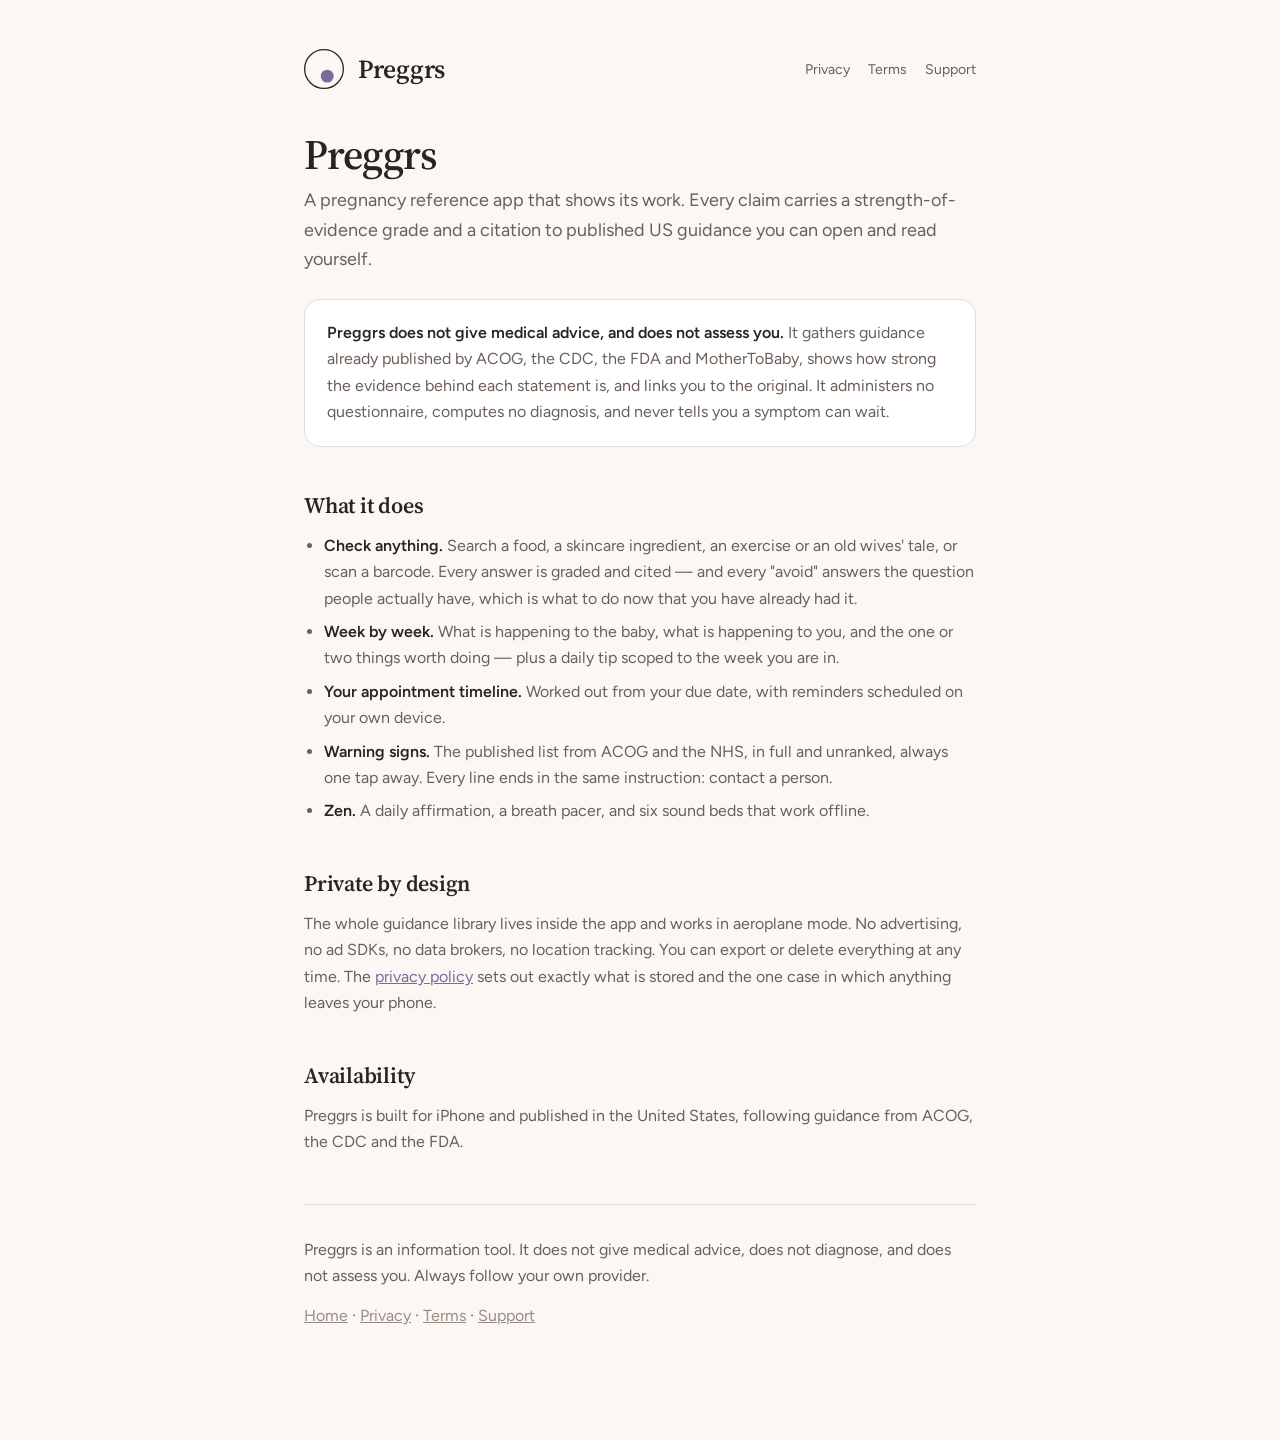
<file: index.html>
<!doctype html>
<html lang="en">
<head>
<meta charset="utf-8">
<meta name="viewport" content="width=device-width, initial-scale=1">
<title>Preggrs — Preggrs</title>
<meta name="description" content="Preggrs is an evidence-first pregnancy reference app. Every claim carries a strength-of-evidence grade and a citation to published US guidance.">
<link rel="preconnect" href="https://fonts.googleapis.com">
<link rel="preconnect" href="https://fonts.gstatic.com" crossorigin>
<link rel="stylesheet" href="https://fonts.googleapis.com/css2?family=Source+Serif+4:opsz,wght@8..60,400;8..60,600&family=Figtree:wght@400;600;700&display=swap">
<link rel="stylesheet" href="style.css">
</head>
<body>
<div class="wrap">
<header>
  <svg viewBox="0 0 62 62" role="img" aria-label="Preggrs">
    <circle cx="31" cy="31" r="30" fill="none" stroke="currentColor" stroke-width="2"/>
    <circle cx="36" cy="42" r="10" fill="var(--accent)"/>
  </svg>
  <a class="name" href="index.html">Preggrs</a>
  <nav>
    <a href="privacy.html">Privacy</a>
    <a href="terms.html">Terms</a>
    <a href="support.html">Support</a>
  </nav>
</header>

<h1>Preggrs</h1>
<p class="lede">A pregnancy reference app that shows its work. Every claim carries a
strength-of-evidence grade and a citation to published US guidance you can open and read
yourself.</p>

<div class="callout">
  <p><strong>Preggrs does not give medical advice, and does not assess you.</strong>
  It gathers guidance already published by ACOG, the CDC, the FDA and MotherToBaby, shows how
  strong the evidence behind each statement is, and links you to the original. It administers no
  questionnaire, computes no diagnosis, and never tells you a symptom can wait.</p>
</div>

<h2>What it does</h2>
<ul>
  <li><strong>Check anything.</strong> Search a food, a skincare ingredient, an exercise or an old
  wives' tale, or scan a barcode. Every answer is graded and cited — and every "avoid" answers the
  question people actually have, which is what to do now that you have already had it.</li>
  <li><strong>Week by week.</strong> What is happening to the baby, what is happening to you, and
  the one or two things worth doing — plus a daily tip scoped to the week you are in.</li>
  <li><strong>Your appointment timeline.</strong> Worked out from your due date, with reminders
  scheduled on your own device.</li>
  <li><strong>Warning signs.</strong> The published list from ACOG and the NHS, in full and
  unranked, always one tap away. Every line ends in the same instruction: contact a person.</li>
  <li><strong>Zen.</strong> A daily affirmation, a breath pacer, and six sound beds that work
  offline.</li>
</ul>

<h2>Private by design</h2>
<p>The whole guidance library lives inside the app and works in aeroplane mode. No advertising,
no ad SDKs, no data brokers, no location tracking. You can export or delete everything at any
time. The <a href="privacy.html">privacy policy</a> sets out exactly what is stored and the one
case in which anything leaves your phone.</p>

<h2>Availability</h2>
<p>Preggrs is built for iPhone and published in the United States, following guidance from ACOG,
the CDC and the FDA.</p>

<hr>
<footer>
  <p>Preggrs is an information tool. It does not give medical advice, does not diagnose, and does not assess you. Always follow your own provider.</p>
  <p><a href="index.html">Home</a> · <a href="privacy.html">Privacy</a> · <a href="terms.html">Terms</a> · <a href="support.html">Support</a></p>
</footer>
</div>
</body>
</html>
</file>
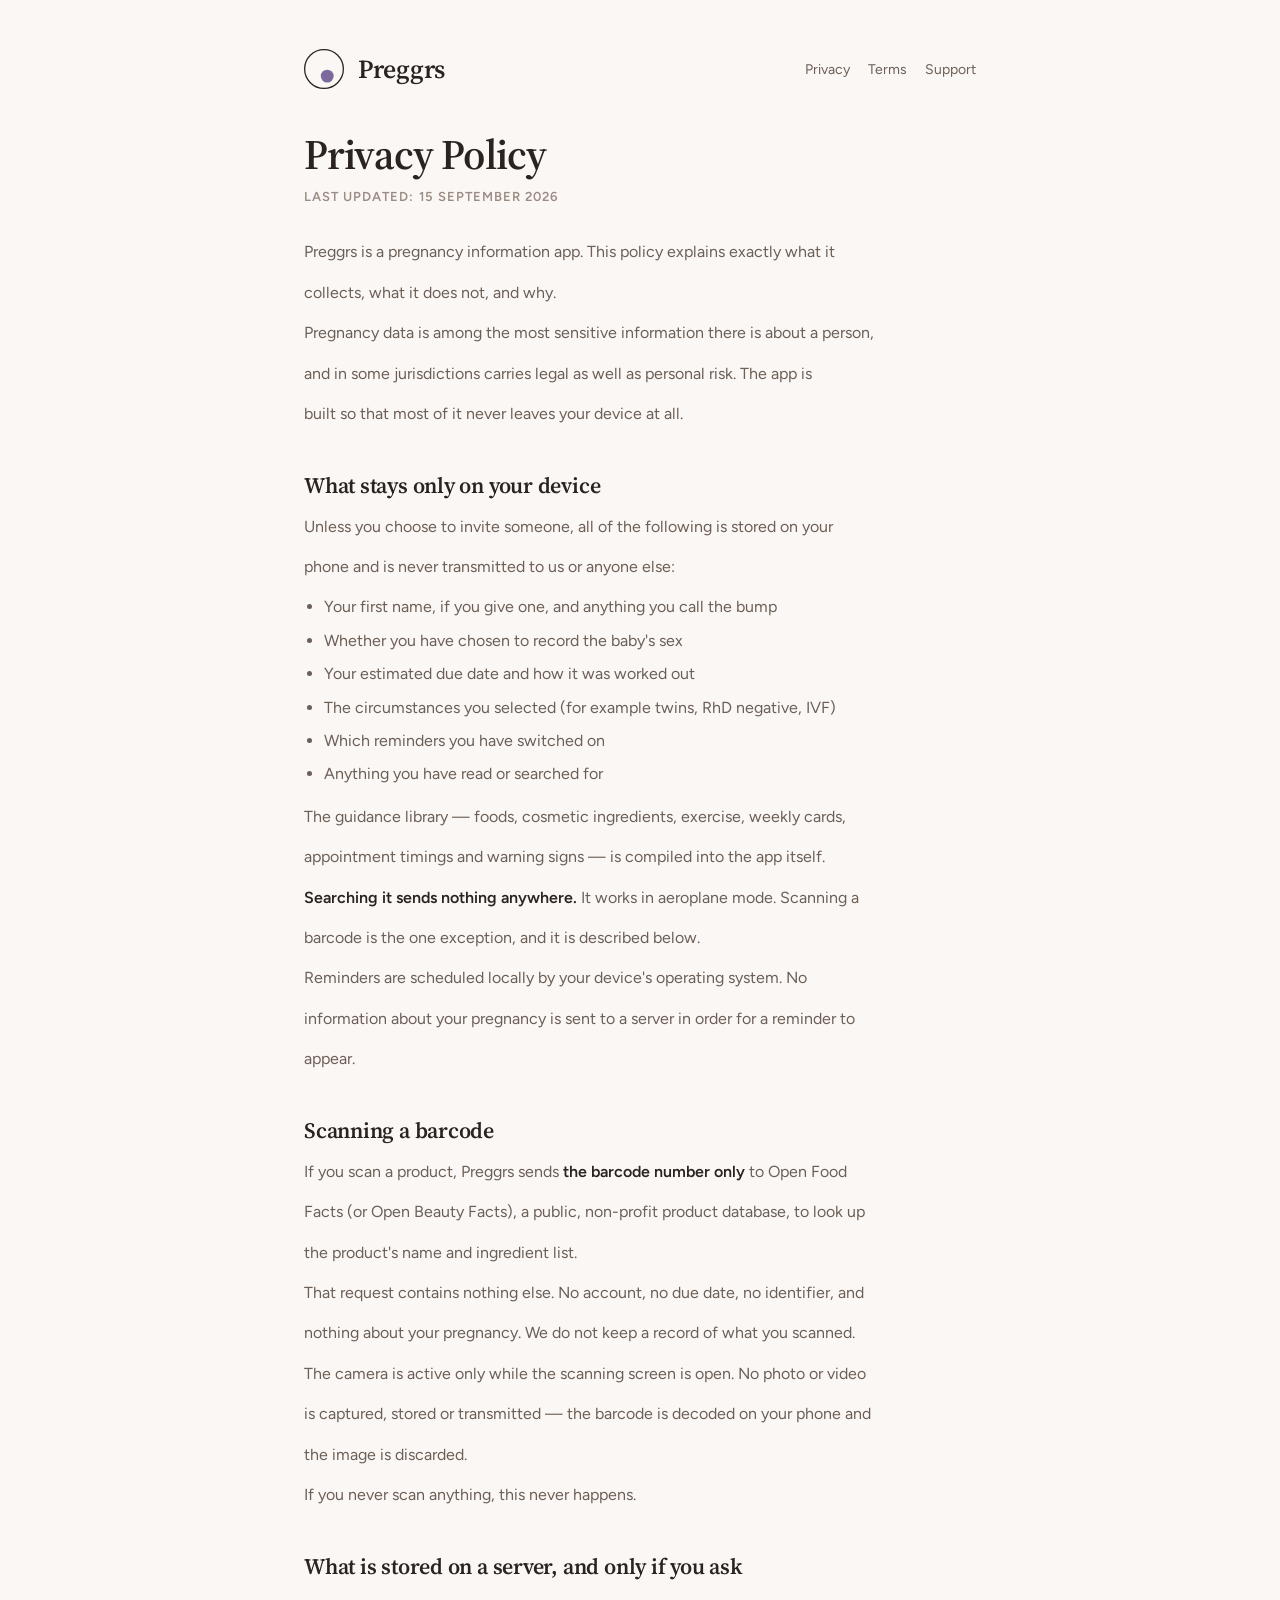
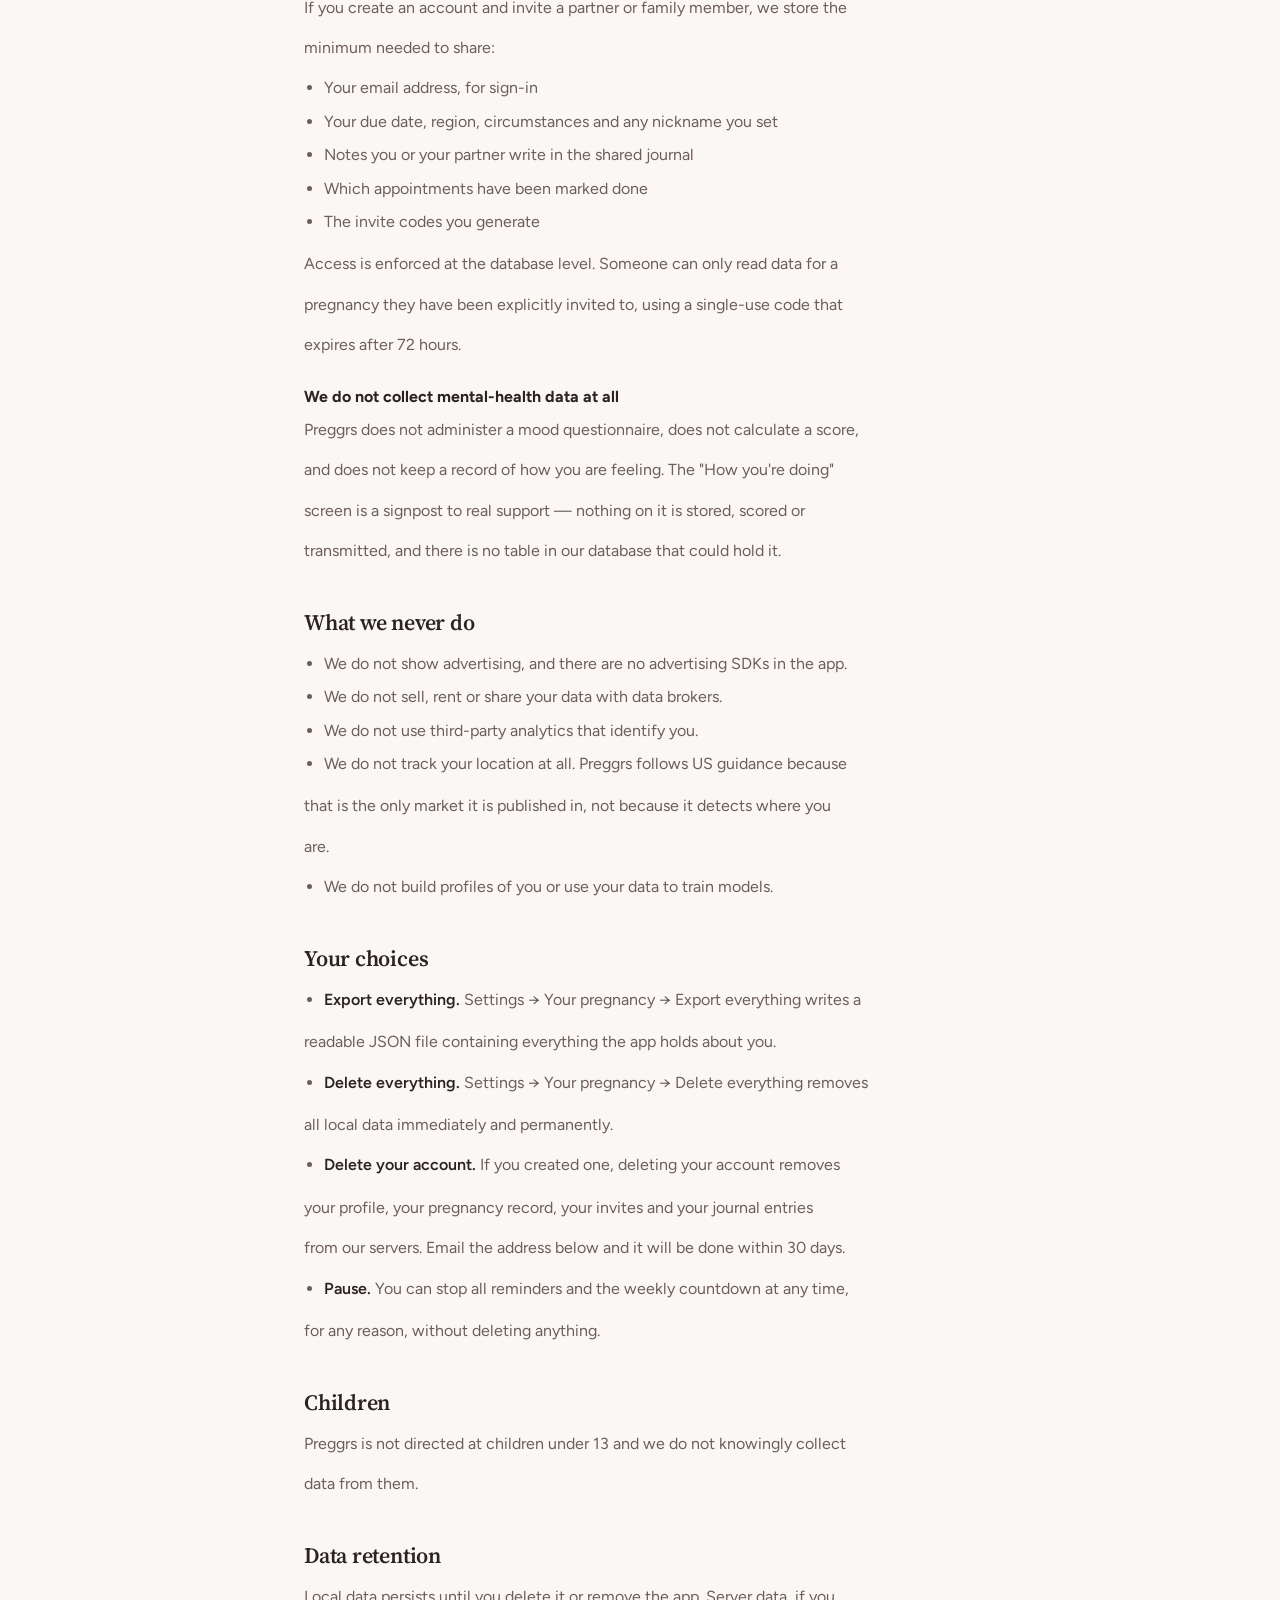
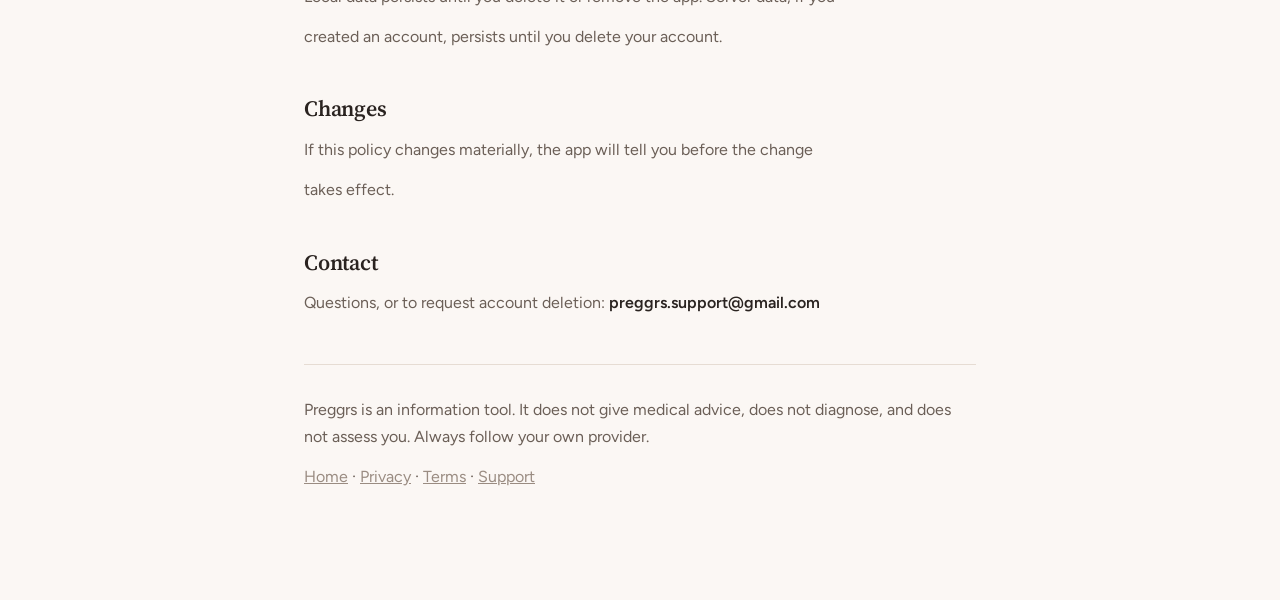
<file: privacy.html>
<!doctype html>
<html lang="en">
<head>
<meta charset="utf-8">
<meta name="viewport" content="width=device-width, initial-scale=1">
<title>Privacy Policy — Preggrs</title>
<meta name="description" content="Preggrs is an evidence-first pregnancy reference app. Every claim carries a strength-of-evidence grade and a citation to published US guidance.">
<link rel="preconnect" href="https://fonts.googleapis.com">
<link rel="preconnect" href="https://fonts.gstatic.com" crossorigin>
<link rel="stylesheet" href="https://fonts.googleapis.com/css2?family=Source+Serif+4:opsz,wght@8..60,400;8..60,600&family=Figtree:wght@400;600;700&display=swap">
<link rel="stylesheet" href="style.css">
</head>
<body>
<div class="wrap">
<header>
  <svg viewBox="0 0 62 62" role="img" aria-label="Preggrs">
    <circle cx="31" cy="31" r="30" fill="none" stroke="currentColor" stroke-width="2"/>
    <circle cx="36" cy="42" r="10" fill="var(--accent)"/>
  </svg>
  <a class="name" href="index.html">Preggrs</a>
  <nav>
    <a href="privacy.html">Privacy</a>
    <a href="terms.html">Terms</a>
    <a href="support.html">Support</a>
  </nav>
</header>
<h1>Privacy Policy</h1>
<p class="updated">Last updated: 15 September 2026</p>
<p>Preggrs is a pregnancy information app. This policy explains exactly what it</p>
<p>collects, what it does not, and why.</p>
<p>Pregnancy data is among the most sensitive information there is about a person,</p>
<p>and in some jurisdictions carries legal as well as personal risk. The app is</p>
<p>built so that most of it never leaves your device at all.</p>
<h2>What stays only on your device</h2>
<p>Unless you choose to invite someone, all of the following is stored on your</p>
<p>phone and is never transmitted to us or anyone else:</p>
<ul>
<li>Your first name, if you give one, and anything you call the bump</li>
<li>Whether you have chosen to record the baby's sex</li>
<li>Your estimated due date and how it was worked out</li>
<li>The circumstances you selected (for example twins, RhD negative, IVF)</li>
<li>Which reminders you have switched on</li>
<li>Anything you have read or searched for</li>
</ul>
<p>The guidance library — foods, cosmetic ingredients, exercise, weekly cards,</p>
<p>appointment timings and warning signs — is compiled into the app itself.</p>
<p><strong>Searching it sends nothing anywhere.</strong> It works in aeroplane mode. Scanning a</p>
<p>barcode is the one exception, and it is described below.</p>
<p>Reminders are scheduled locally by your device's operating system. No</p>
<p>information about your pregnancy is sent to a server in order for a reminder to</p>
<p>appear.</p>
<h2>Scanning a barcode</h2>
<p>If you scan a product, Preggrs sends <strong>the barcode number only</strong> to Open Food</p>
<p>Facts (or Open Beauty Facts), a public, non-profit product database, to look up</p>
<p>the product's name and ingredient list.</p>
<p>That request contains nothing else. No account, no due date, no identifier, and</p>
<p>nothing about your pregnancy. We do not keep a record of what you scanned.</p>
<p>The camera is active only while the scanning screen is open. No photo or video</p>
<p>is captured, stored or transmitted — the barcode is decoded on your phone and</p>
<p>the image is discarded.</p>
<p>If you never scan anything, this never happens.</p>
<h2>What is stored on a server, and only if you ask</h2>
<p>If you create an account and invite a partner or family member, we store the</p>
<p>minimum needed to share:</p>
<ul>
<li>Your email address, for sign-in</li>
<li>Your due date, region, circumstances and any nickname you set</li>
<li>Notes you or your partner write in the shared journal</li>
<li>Which appointments have been marked done</li>
<li>The invite codes you generate</li>
</ul>
<p>Access is enforced at the database level. Someone can only read data for a</p>
<p>pregnancy they have been explicitly invited to, using a single-use code that</p>
<p>expires after 72 hours.</p>
<h3>We do not collect mental-health data at all</h3>
<p>Preggrs does not administer a mood questionnaire, does not calculate a score,</p>
<p>and does not keep a record of how you are feeling. The "How you're doing"</p>
<p>screen is a signpost to real support — nothing on it is stored, scored or</p>
<p>transmitted, and there is no table in our database that could hold it.</p>
<h2>What we never do</h2>
<ul>
<li>We do not show advertising, and there are no advertising SDKs in the app.</li>
<li>We do not sell, rent or share your data with data brokers.</li>
<li>We do not use third-party analytics that identify you.</li>
<li>We do not track your location at all. Preggrs follows US guidance because</li>
</ul>
<p>  that is the only market it is published in, not because it detects where you</p>
<p>  are.</p>
<ul>
<li>We do not build profiles of you or use your data to train models.</li>
</ul>
<h2>Your choices</h2>
<ul>
<li><strong>Export everything.</strong> Settings → Your pregnancy → Export everything writes a</li>
</ul>
<p>  readable JSON file containing everything the app holds about you.</p>
<ul>
<li><strong>Delete everything.</strong> Settings → Your pregnancy → Delete everything removes</li>
</ul>
<p>  all local data immediately and permanently.</p>
<ul>
<li><strong>Delete your account.</strong> If you created one, deleting your account removes</li>
</ul>
<p>  your profile, your pregnancy record, your invites and your journal entries</p>
<p>  from our servers. Email the address below and it will be done within 30 days.</p>
<ul>
<li><strong>Pause.</strong> You can stop all reminders and the weekly countdown at any time,</li>
</ul>
<p>  for any reason, without deleting anything.</p>
<h2>Children</h2>
<p>Preggrs is not directed at children under 13 and we do not knowingly collect</p>
<p>data from them.</p>
<h2>Data retention</h2>
<p>Local data persists until you delete it or remove the app. Server data, if you</p>
<p>created an account, persists until you delete your account.</p>
<h2>Changes</h2>
<p>If this policy changes materially, the app will tell you before the change</p>
<p>takes effect.</p>
<h2>Contact</h2>
<p>Questions, or to request account deletion: <strong>preggrs.support@gmail.com</strong></p>
<hr>
<footer>
  <p>Preggrs is an information tool. It does not give medical advice, does not diagnose, and does not assess you. Always follow your own provider.</p>
  <p><a href="index.html">Home</a> · <a href="privacy.html">Privacy</a> · <a href="terms.html">Terms</a> · <a href="support.html">Support</a></p>
</footer>
</div>
</body>
</html>
</file>
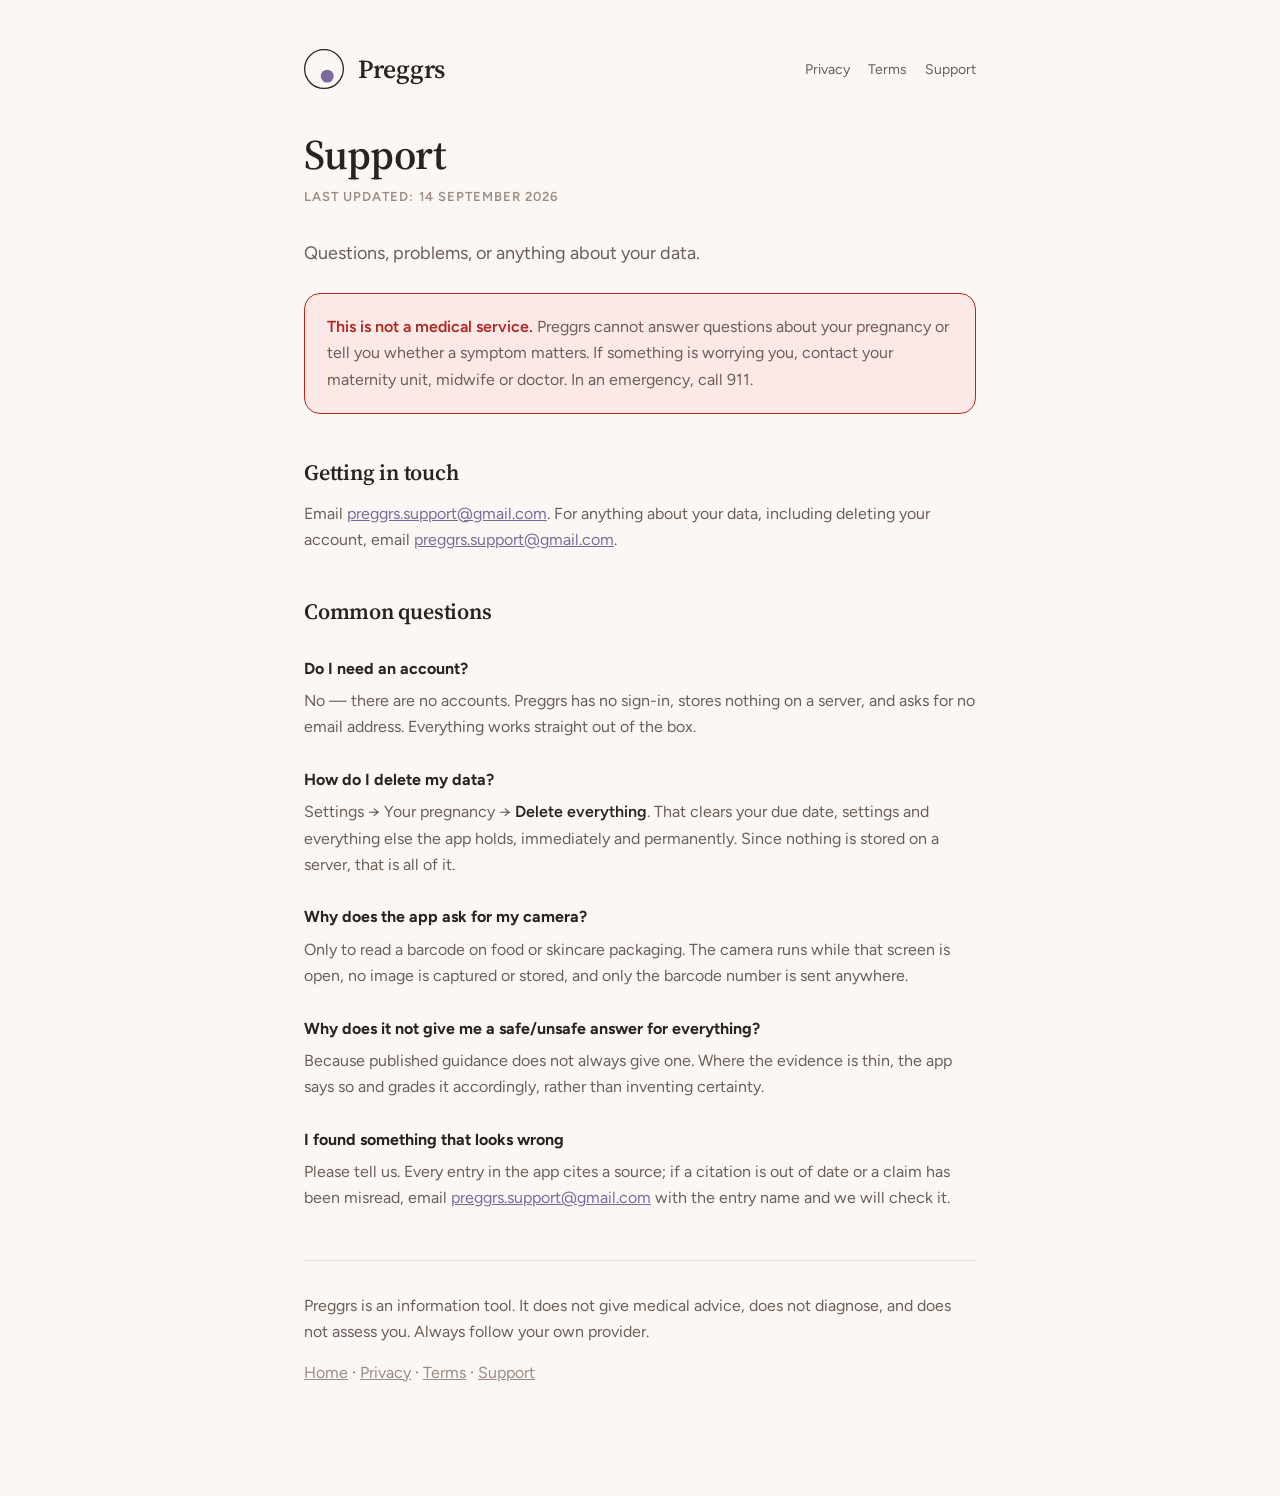
<file: support.html>
<!doctype html>
<html lang="en">
<head>
<meta charset="utf-8">
<meta name="viewport" content="width=device-width, initial-scale=1">
<title>Support — Preggrs</title>
<meta name="description" content="Preggrs is an evidence-first pregnancy reference app. Every claim carries a strength-of-evidence grade and a citation to published US guidance.">
<link rel="preconnect" href="https://fonts.googleapis.com">
<link rel="preconnect" href="https://fonts.gstatic.com" crossorigin>
<link rel="stylesheet" href="https://fonts.googleapis.com/css2?family=Source+Serif+4:opsz,wght@8..60,400;8..60,600&family=Figtree:wght@400;600;700&display=swap">
<link rel="stylesheet" href="style.css">
</head>
<body>
<div class="wrap">
<header>
  <svg viewBox="0 0 62 62" role="img" aria-label="Preggrs">
    <circle cx="31" cy="31" r="30" fill="none" stroke="currentColor" stroke-width="2"/>
    <circle cx="36" cy="42" r="10" fill="var(--accent)"/>
  </svg>
  <a class="name" href="index.html">Preggrs</a>
  <nav>
    <a href="privacy.html">Privacy</a>
    <a href="terms.html">Terms</a>
    <a href="support.html">Support</a>
  </nav>
</header>

<h1>Support</h1>
<p class="updated">Last updated: 14 September 2026</p>
<p class="lede">Questions, problems, or anything about your data.</p>

<div class="callout urgent">
  <p><strong>This is not a medical service.</strong> Preggrs cannot answer questions about your
  pregnancy or tell you whether a symptom matters. If something is worrying you, contact your
  maternity unit, midwife or doctor. In an emergency, call 911.</p>
</div>

<h2>Getting in touch</h2>
<p>Email <a href="mailto:preggrs.support@gmail.com">preggrs.support@gmail.com</a>. For anything about your data,
including deleting your account, email <a href="mailto:preggrs.support@gmail.com">preggrs.support@gmail.com</a>.</p>

<h2>Common questions</h2>

<h3>Do I need an account?</h3>
<p>No — there are no accounts. Preggrs has no sign-in, stores nothing on a server, and asks for
no email address. Everything works straight out of the box.</p>

<h3>How do I delete my data?</h3>
<p>Settings → Your pregnancy → <strong>Delete everything</strong>. That clears your due date,
settings and everything else the app holds, immediately and permanently. Since nothing is stored
on a server, that is all of it.</p>

<h3>Why does the app ask for my camera?</h3>
<p>Only to read a barcode on food or skincare packaging. The camera runs while that screen is
open, no image is captured or stored, and only the barcode number is sent anywhere.</p>

<h3>Why does it not give me a safe/unsafe answer for everything?</h3>
<p>Because published guidance does not always give one. Where the evidence is thin, the app says
so and grades it accordingly, rather than inventing certainty.</p>

<h3>I found something that looks wrong</h3>
<p>Please tell us. Every entry in the app cites a source; if a citation is out of date or a claim
has been misread, email <a href="mailto:preggrs.support@gmail.com">preggrs.support@gmail.com</a> with the entry
name and we will check it.</p>

<hr>
<footer>
  <p>Preggrs is an information tool. It does not give medical advice, does not diagnose, and does not assess you. Always follow your own provider.</p>
  <p><a href="index.html">Home</a> · <a href="privacy.html">Privacy</a> · <a href="terms.html">Terms</a> · <a href="support.html">Support</a></p>
</footer>
</div>
</body>
</html>
</file>
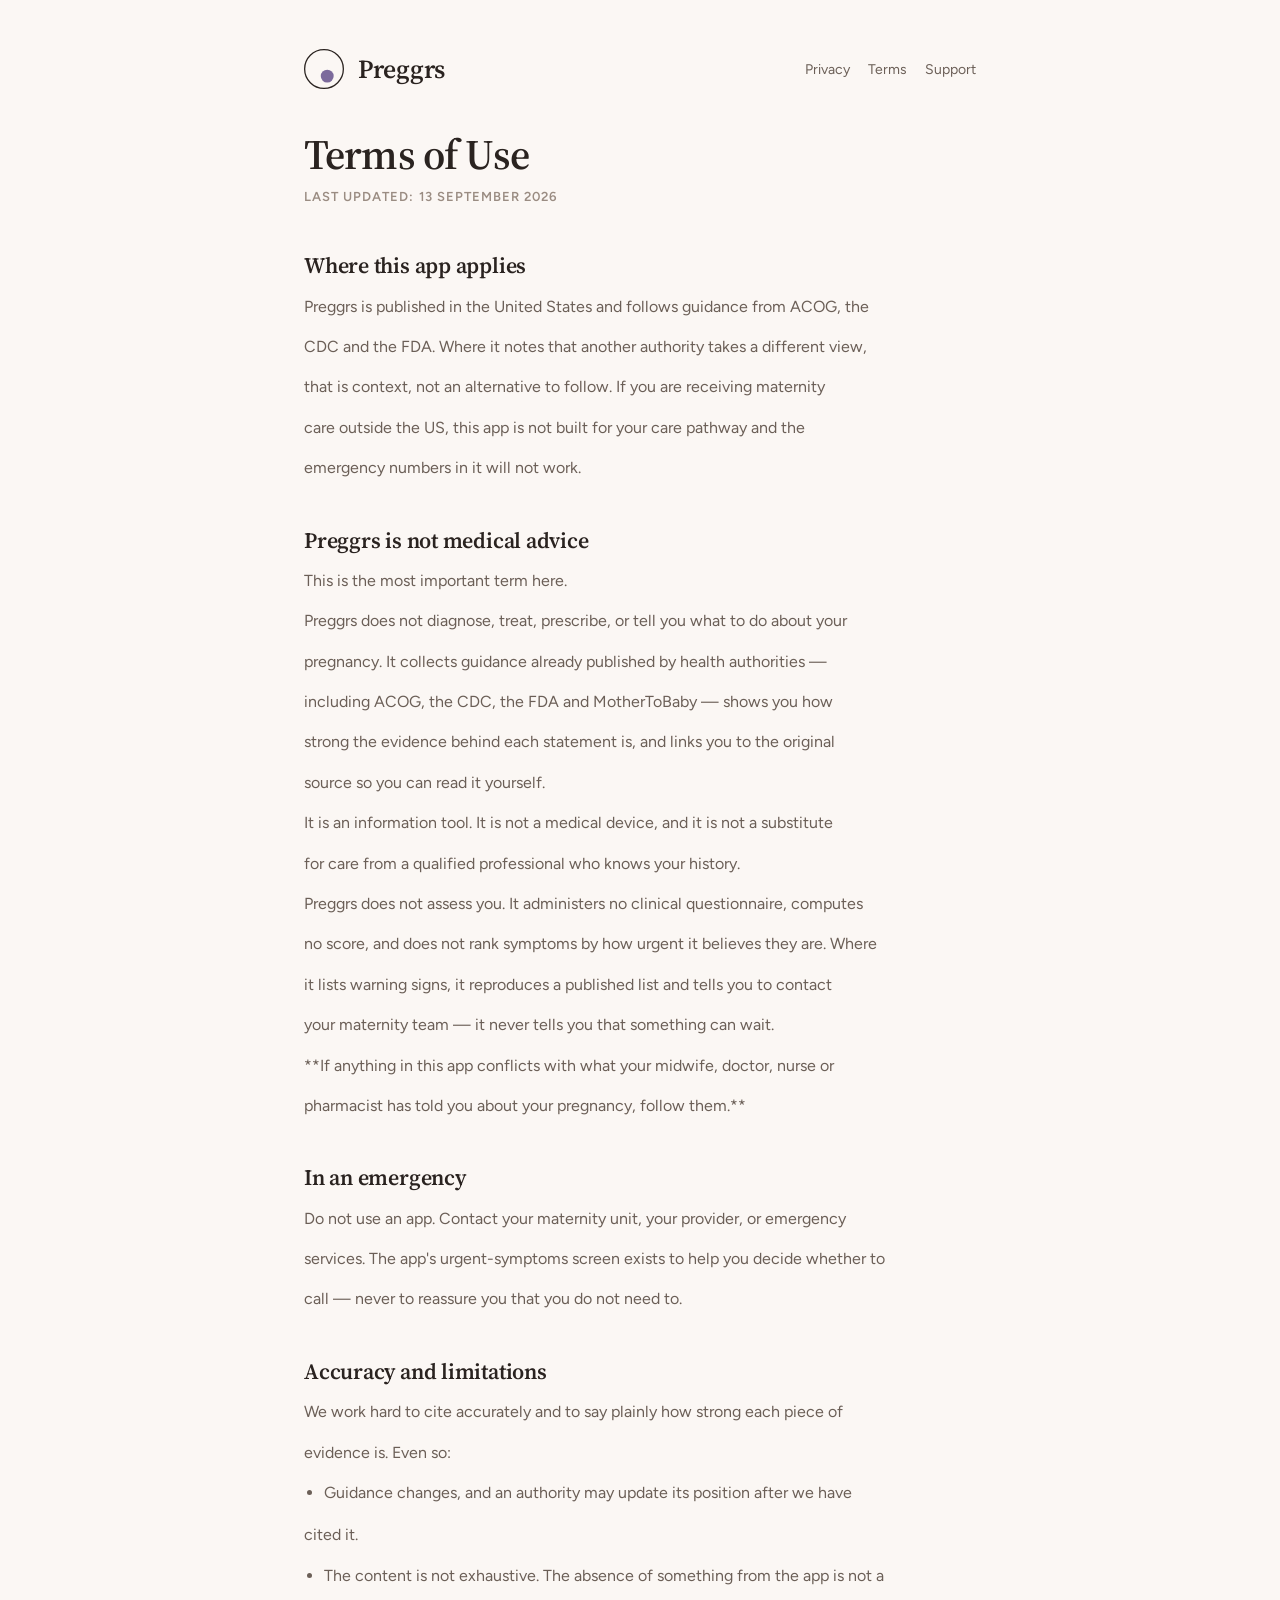
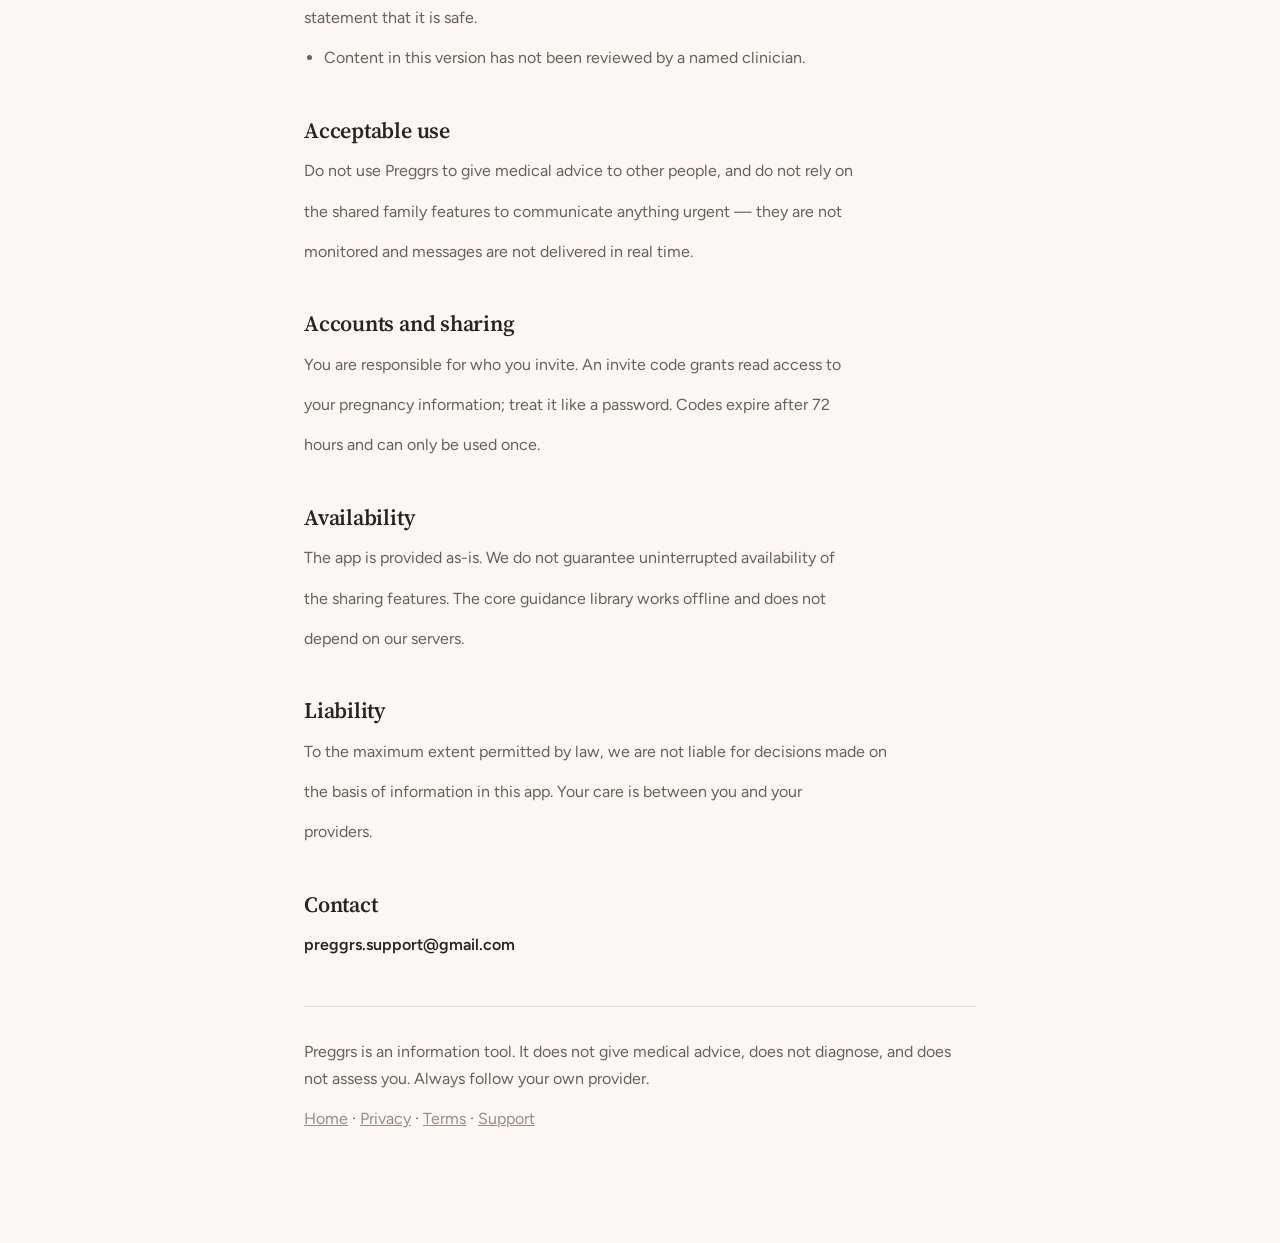
<file: terms.html>
<!doctype html>
<html lang="en">
<head>
<meta charset="utf-8">
<meta name="viewport" content="width=device-width, initial-scale=1">
<title>Terms of Use — Preggrs</title>
<meta name="description" content="Preggrs is an evidence-first pregnancy reference app. Every claim carries a strength-of-evidence grade and a citation to published US guidance.">
<link rel="preconnect" href="https://fonts.googleapis.com">
<link rel="preconnect" href="https://fonts.gstatic.com" crossorigin>
<link rel="stylesheet" href="https://fonts.googleapis.com/css2?family=Source+Serif+4:opsz,wght@8..60,400;8..60,600&family=Figtree:wght@400;600;700&display=swap">
<link rel="stylesheet" href="style.css">
</head>
<body>
<div class="wrap">
<header>
  <svg viewBox="0 0 62 62" role="img" aria-label="Preggrs">
    <circle cx="31" cy="31" r="30" fill="none" stroke="currentColor" stroke-width="2"/>
    <circle cx="36" cy="42" r="10" fill="var(--accent)"/>
  </svg>
  <a class="name" href="index.html">Preggrs</a>
  <nav>
    <a href="privacy.html">Privacy</a>
    <a href="terms.html">Terms</a>
    <a href="support.html">Support</a>
  </nav>
</header>
<h1>Terms of Use</h1>
<p class="updated">Last updated: 13 September 2026</p>
<h2>Where this app applies</h2>
<p>Preggrs is published in the United States and follows guidance from ACOG, the</p>
<p>CDC and the FDA. Where it notes that another authority takes a different view,</p>
<p>that is context, not an alternative to follow. If you are receiving maternity</p>
<p>care outside the US, this app is not built for your care pathway and the</p>
<p>emergency numbers in it will not work.</p>
<h2>Preggrs is not medical advice</h2>
<p>This is the most important term here.</p>
<p>Preggrs does not diagnose, treat, prescribe, or tell you what to do about your</p>
<p>pregnancy. It collects guidance already published by health authorities —</p>
<p>including ACOG, the CDC, the FDA and MotherToBaby — shows you how</p>
<p>strong the evidence behind each statement is, and links you to the original</p>
<p>source so you can read it yourself.</p>
<p>It is an information tool. It is not a medical device, and it is not a substitute</p>
<p>for care from a qualified professional who knows your history.</p>
<p>Preggrs does not assess you. It administers no clinical questionnaire, computes</p>
<p>no score, and does not rank symptoms by how urgent it believes they are. Where</p>
<p>it lists warning signs, it reproduces a published list and tells you to contact</p>
<p>your maternity team — it never tells you that something can wait.</p>
<p>**If anything in this app conflicts with what your midwife, doctor, nurse or</p>
<p>pharmacist has told you about your pregnancy, follow them.**</p>
<h2>In an emergency</h2>
<p>Do not use an app. Contact your maternity unit, your provider, or emergency</p>
<p>services. The app's urgent-symptoms screen exists to help you decide whether to</p>
<p>call — never to reassure you that you do not need to.</p>
<h2>Accuracy and limitations</h2>
<p>We work hard to cite accurately and to say plainly how strong each piece of</p>
<p>evidence is. Even so:</p>
<ul>
<li>Guidance changes, and an authority may update its position after we have</li>
</ul>
<p>  cited it.</p>
<ul>
<li>The content is not exhaustive. The absence of something from the app is not a</li>
</ul>
<p>  statement that it is safe.</p>
<ul>
<li>Content in this version has not been reviewed by a named clinician.</li>
</ul>
<h2>Acceptable use</h2>
<p>Do not use Preggrs to give medical advice to other people, and do not rely on</p>
<p>the shared family features to communicate anything urgent — they are not</p>
<p>monitored and messages are not delivered in real time.</p>
<h2>Accounts and sharing</h2>
<p>You are responsible for who you invite. An invite code grants read access to</p>
<p>your pregnancy information; treat it like a password. Codes expire after 72</p>
<p>hours and can only be used once.</p>
<h2>Availability</h2>
<p>The app is provided as-is. We do not guarantee uninterrupted availability of</p>
<p>the sharing features. The core guidance library works offline and does not</p>
<p>depend on our servers.</p>
<h2>Liability</h2>
<p>To the maximum extent permitted by law, we are not liable for decisions made on</p>
<p>the basis of information in this app. Your care is between you and your</p>
<p>providers.</p>
<h2>Contact</h2>
<p><strong>preggrs.support@gmail.com</strong></p>
<hr>
<footer>
  <p>Preggrs is an information tool. It does not give medical advice, does not diagnose, and does not assess you. Always follow your own provider.</p>
  <p><a href="index.html">Home</a> · <a href="privacy.html">Privacy</a> · <a href="terms.html">Terms</a> · <a href="support.html">Support</a></p>
</footer>
</div>
</body>
</html>
</file>
<file: style.css>
/* Preggrs public pages. Same tokens as the app: src/theme/index.ts */
:root {
  --bg: #FBF7F4;
  --surface: #FFFFFF;
  --border: #E6DCD3;
  --text: #2A2320;
  --muted: #6B5F57;
  --faint: #9A8C82;
  --accent: #7C6A9C;
  --urgent: #B3261E;
  --urgent-bg: #FBE9E7;
}
@media (prefers-color-scheme: dark) {
  :root {
    --bg: #16130F; --surface: #211C18; --border: #3B332C;
    --text: #F2EBE4; --muted: #B8AB9F; --faint: #8A7C71;
    --accent: #B7A5D6; --urgent: #FF8A80; --urgent-bg: #3A1D1A;
  }
}

*, *::before, *::after { box-sizing: border-box; }
body {
  margin: 0;
  background: var(--bg);
  color: var(--text);
  font-family: Figtree, -apple-system, BlinkMacSystemFont, "Segoe UI", system-ui, sans-serif;
  line-height: 1.65;
  -webkit-font-smoothing: antialiased;
}
.wrap { max-width: 720px; margin: 0 auto; padding: 48px 24px 96px; }

header { display: flex; align-items: center; gap: 14px; margin-bottom: 40px; }
header svg { width: 40px; height: 40px; flex: none; color: var(--text); }
header .name {
  font-family: "Source Serif 4", Georgia, serif;
  font-size: 26px; font-weight: 600; letter-spacing: -0.01em;
  color: var(--text); text-decoration: none;
}
header nav { margin-left: auto; display: flex; gap: 18px; }
header nav a { font-size: 14px; color: var(--muted); text-decoration: none; }
header nav a:hover, header nav a:focus-visible { color: var(--accent); }

h1 {
  font-family: "Source Serif 4", Georgia, serif;
  font-size: clamp(30px, 5vw, 42px); font-weight: 600;
  letter-spacing: -0.02em; line-height: 1.12; margin: 0 0 8px;
  text-wrap: balance;
}
h2 {
  font-family: "Source Serif 4", Georgia, serif;
  font-size: 22px; font-weight: 600; letter-spacing: -0.01em;
  margin: 40px 0 10px; text-wrap: balance;
}
h3 { font-size: 16px; font-weight: 700; margin: 26px 0 6px; }
p, li { color: var(--muted); font-size: 16px; }
p { margin: 0 0 14px; }
ul { padding-left: 20px; margin: 0 0 16px; }
li { margin-bottom: 7px; }
strong { color: var(--text); font-weight: 600; }
a { color: var(--accent); }
.updated {
  font-size: 13px; color: var(--faint); margin: 0 0 32px;
  text-transform: uppercase; letter-spacing: 0.08em; font-weight: 600;
}
.lede { font-size: 18px; color: var(--muted); max-width: 56ch; }
.callout {
  border: 1px solid var(--border); background: var(--surface);
  border-radius: 16px; padding: 20px 22px; margin: 24px 0;
}
.callout.urgent { border-color: var(--urgent); background: var(--urgent-bg); }
.callout.urgent strong { color: var(--urgent); }
.callout :last-child { margin-bottom: 0; }
hr { border: 0; border-top: 1px solid var(--border); margin: 48px 0 32px; }
footer { font-size: 13px; color: var(--faint); }
footer a { color: var(--faint); }
:focus-visible { outline: 2px solid var(--accent); outline-offset: 3px; border-radius: 3px; }
</file>
